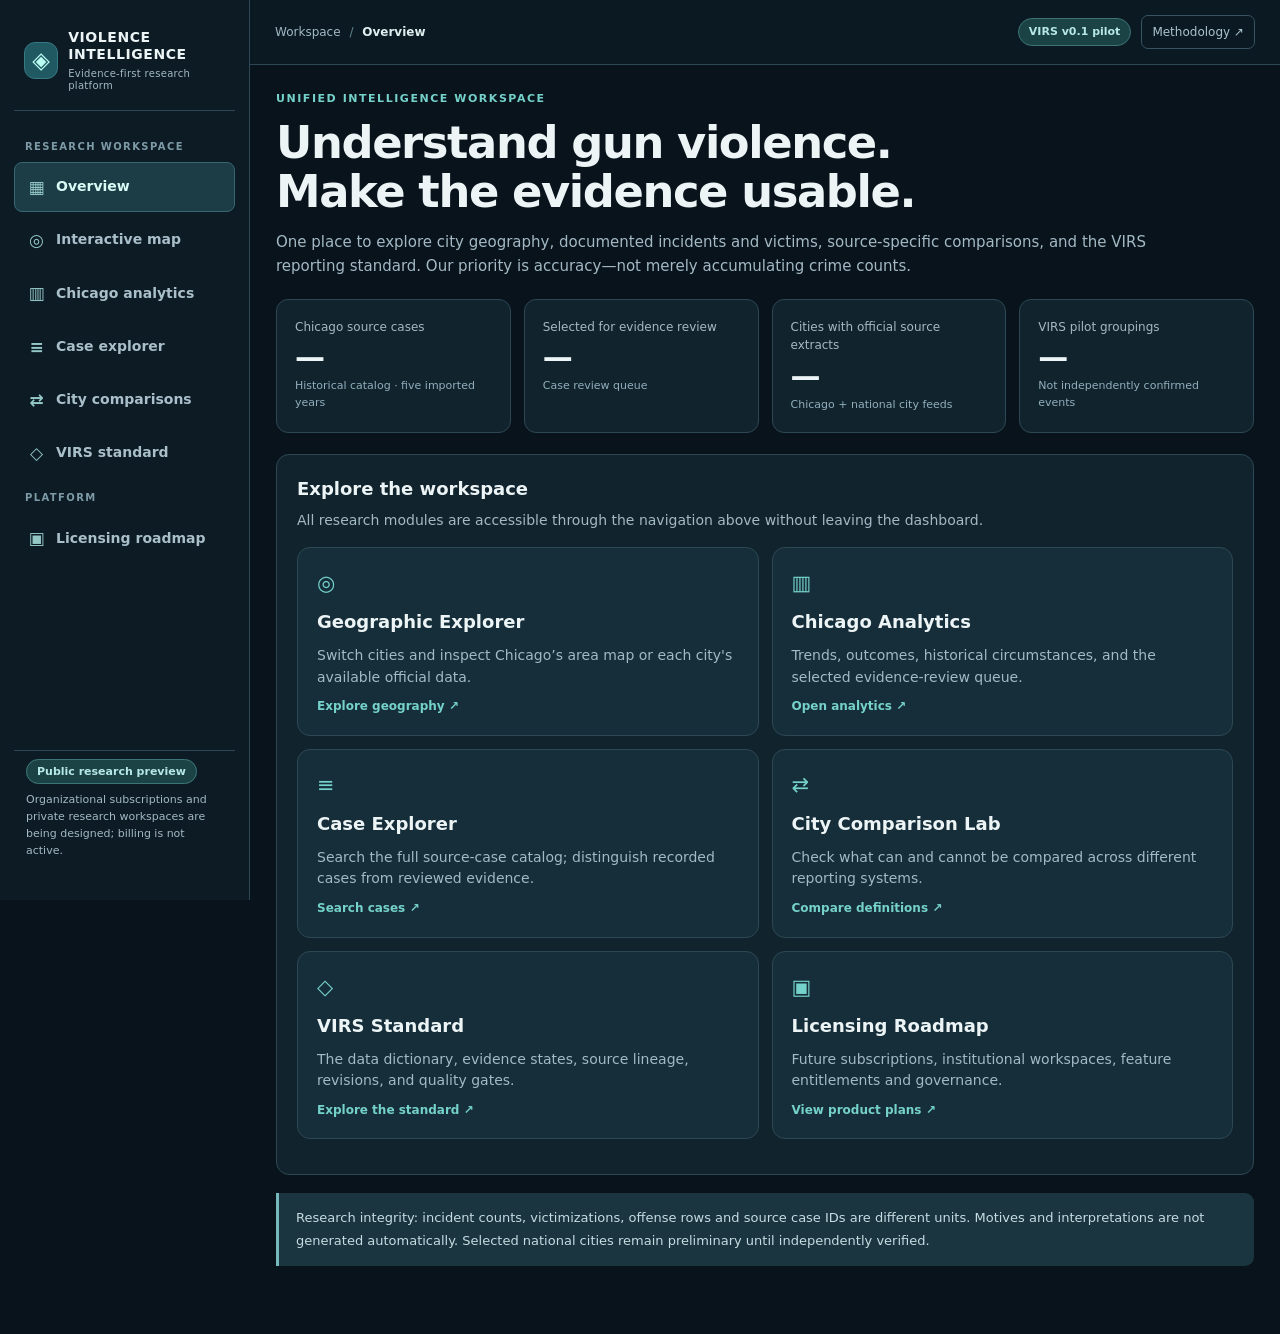
<file: unified-recovery/index.html>
<!doctype html><html lang="en"><head><meta charset="utf-8"><meta name="viewport" content="width=device-width,initial-scale=1"><title>Violence Intelligence | Research Platform</title><meta name="description" content="Source-transparent gun-violence research platform. Explore national city data, Chicago cases, VIRS evidence standards, and the route to licensed research workspaces."><style>
:root{color-scheme:dark;--bg:#08131c;--surface:#11242e;--panel:#172d39;--border:#2d4854;--line:#375460;--ink:#ecf4f5;--muted:#a3b9c4;--aqua:#75d2ca;--gold:#e6bf8a;--link:#a0e3dc}*{box-sizing:border-box}body{margin:0;background:var(--bg);color:var(--ink);font:14px/1.54 system-ui,-apple-system,Segoe UI,sans-serif}a{color:var(--link)}button{font:inherit;cursor:pointer}button:focus-visible,a:focus-visible{outline:2px solid var(--aqua);outline-offset:3px}#root{min-height:100vh;display:grid;grid-template-columns:250px minmax(0,1fr)}.sidebar{border-right:1px solid var(--border);background:#0c1b24;padding:22px 14px 16px;position:sticky;top:0;height:100vh;display:flex;flex-direction:column}.logo{display:flex;gap:10px;align-items:center;padding:7px 10px 18px;border-bottom:1px solid var(--border);margin-bottom:16px}.logo-icon{display:grid;place-items:center;width:37px;height:37px;background:#205962;border:1px solid #367983;border-radius:11px;color:#b8fcf2;font-size:23px}.brand{font-weight:850;letter-spacing:.04em;line-height:1.2}.brand small{display:block;font-size:10px;font-weight:500;letter-spacing:.03em;color:var(--muted);padding-top:5px}.navlabel{text-transform:uppercase;letter-spacing:.14em;font-size:10px;color:#7e9aa7;font-weight:800;margin:12px 11px 8px}.nav{display:flex;flex-direction:column;gap:3px}.navbutton{display:flex;align-items:center;gap:10px;background:transparent;color:#a9bfca;border:1px solid transparent;border-radius:8px;padding:11px 12px;text-align:left;width:100%;font-weight:550}.navbutton:hover{background:#1a333e;color:#fff}.navbutton.active{background:#1c3d46;color:#d8fcf5;border-color:#386774}.navico{width:19px;text-align:center;font-size:17px;color:#94c8c7}.sidebar-bottom{margin-top:auto;padding:13px 12px;border-top:1px solid var(--border);font-size:11px;color:var(--muted)}.pill{border-radius:100px;background:#1b4245;border:1px solid #3d7477;color:#b6e8e5;padding:5px 10px;font-size:11px;font-weight:700}.main{min-width:0}.topbar{min-height:65px;border-bottom:1px solid var(--border);padding:14px 25px;display:flex;align-items:center;justify-content:space-between;gap:14px;background:#0a1922}.breadcrumb{font-size:12px;color:var(--muted)}.topright{display:flex;gap:10px;align-items:center;flex-wrap:wrap}.topright a{font-size:12px;color:#a9c4cd;text-decoration:none;border:1px solid var(--line);padding:7px 10px;border-radius:7px}.topright a:hover{color:#fff;background:#203a45}.content{max-width:1440px;margin:auto;padding:26px 26px 50px}.eyebrow{color:var(--aqua);text-transform:uppercase;letter-spacing:.14em;font-size:11px;font-weight:800}.hero h1{font-size:clamp(29px,3.5vw,46px);letter-spacing:-1.4px;line-height:1.1;margin:10px 0}.hero p{max-width:880px;color:var(--muted);font-size:15px}.stats{display:grid;grid-template-columns:repeat(4,minmax(0,1fr));gap:13px;margin:21px 0}.stat{border:1px solid var(--border);background:var(--surface);border-radius:12px;padding:18px}.stat .value{font-size:30px;letter-spacing:-.8px;font-weight:800;line-height:1.4}.stat .label{color:var(--muted);font-size:12px}.stat .note{font-size:11px;color:#91aebc}.panel{background:var(--surface);border:1px solid var(--border);border-radius:13px;padding:20px}.panel h2{font-size:18px;margin:0 0 8px}.panel p{color:var(--muted);margin:5px 0 14px}.cards{display:grid;grid-template-columns:repeat(2,minmax(0,1fr));gap:13px;margin:15px 0}.card{background:#162e3a;border:1px solid var(--border);border-radius:13px;padding:19px;cursor:pointer;text-align:left;color:inherit;transition:background .1s,border-color .1s;min-height:165px;display:flex;flex-direction:column;gap:9px}.card:hover{background:#1e3b47;border-color:#4d8690}.card .name{font-size:18px;font-weight:750}.card .desc{color:var(--muted);line-height:1.55}.card .foot{margin-top:auto;color:var(--aqua);font-size:12px;font-weight:750}.card .symbol{color:var(--aqua);font-size:21px}.notice{border-left:3px solid #76b9bc;padding:14px 17px;background:#1a3440;color:#c5dce1;border-radius:0 9px 9px 0;font-size:13px;line-height:1.7;margin:18px 0}.subhead{display:flex;justify-content:space-between;align-items:flex-start;gap:14px;flex-wrap:wrap;margin-bottom:15px}.subhead h1{font-size:28px;letter-spacing:-.8px;margin:0 0 4px}.subhead p{color:var(--muted);margin:0}.embed-wrap{border:1px solid var(--border);border-radius:13px;overflow:hidden;background:#0b1721}.embedded{display:block;width:100%;height:calc(100vh - 190px);min-height:720px;border:0;background:#0b1721}.linkbtn{font-size:12px;text-decoration:none;color:#c2d6db;border:1px solid var(--line);border-radius:8px;padding:8px 11px}.linkbtn:hover{background:#254653}.hidden{display:none!important}.license-grid{display:grid;grid-template-columns:repeat(3,minmax(0,1fr));gap:13px;margin:18px 0}.tier{padding:22px;border-radius:13px;border:1px solid var(--border);background:#132a35}.tier h2{font-size:20px;margin:9px 0 7px}.tier p{color:var(--muted)}.feature{padding:11px 0;border-bottom:1px solid #2d4652;font-size:13px;color:#d1dee3}.future{display:inline-block;font-size:11px;border:1px solid #826c55;color:#edc696;border-radius:5px;padding:4px 7px}.steps{display:grid;grid-template-columns:repeat(2,1fr);gap:12px}.step{border:1px solid var(--border);border-radius:10px;background:#162d38;padding:15px}.step strong{display:block;margin-bottom:5px}.step p{font-size:12px;color:var(--muted);margin:0}.footer{font-size:11px;color:#8da9b4;margin-top:30px;line-height:1.6}#menu{display:none}.skeleton{height:20px;width:75px;background:#26424d;border-radius:6px}@media(max-width:1080px){#root{grid-template-columns:220px minmax(0,1fr)}.stats{grid-template-columns:repeat(2,minmax(0,1fr))}.license-grid{grid-template-columns:1fr}.content{padding:22px}}@media(max-width:720px){#root{display:block}.sidebar{position:static;height:auto;padding:12px 14px;border-right:0;border-bottom:1px solid var(--border)}.logo{padding:2px 8px 12px;margin-bottom:0;border:0}.navlabel,.sidebar-bottom{display:none}.nav{display:flex;flex-direction:row;gap:6px;overflow:auto;padding:4px 0}.navbutton{white-space:nowrap;width:auto;min-width:max-content;padding:9px}.topbar{padding:11px 14px;min-height:50px}.content{padding:18px 13px}.cards,.steps{grid-template-columns:1fr}.embedded{height:80vh;min-height:600px}.topright a{display:none}}@media(max-width:410px){.stats{grid-template-columns:1fr 1fr}.stat{padding:13px}.stat .value{font-size:24px}.card{min-height:135px}}
</style></head><body><div id="root"><aside class="sidebar"><div class="logo"><div class="logo-icon">◈</div><div class="brand">VIOLENCE<br>INTELLIGENCE<small>Evidence-first research platform</small></div></div><div class="navlabel">Research workspace</div><nav class="nav" aria-label="Main navigation">
<button class="navbutton active" data-view="overview"><span class="navico">▦</span>Overview</button>
<button class="navbutton" data-view="map"><span class="navico">◎</span>Interactive map</button>
<button class="navbutton" data-view="analytics"><span class="navico">▥</span>Chicago analytics</button>
<button class="navbutton" data-view="cases"><span class="navico">≡</span>Case explorer</button>
<button class="navbutton" data-view="comparisons"><span class="navico">⇄</span>City comparisons</button>
<button class="navbutton" data-view="standard"><span class="navico">◇</span>VIRS standard</button>
</nav><div class="navlabel">Platform</div><nav class="nav" aria-label="Platform navigation">
<button class="navbutton" data-view="licensing"><span class="navico">▣</span>Licensing roadmap</button></nav>
<div class="sidebar-bottom"><div><span class="pill">Public research preview</span></div><p>Organizational subscriptions and private research workspaces are being designed; billing is not active.</p></div></aside>
<section class="main"><div class="topbar"><div class="breadcrumb">Workspace <span style="color:#61868f;padding:0 5px">/</span> <strong id="crumb" style="color:#dfefef">Overview</strong></div><div class="topright"><span class="pill">VIRS v0.1 pilot</span><a href="/standard.html" target="_blank" rel="noopener">Methodology ↗</a></div></div>
<div class="content">
<section id="overview" class="workspace-view"><div class="hero"><div class="eyebrow">Unified intelligence workspace</div><h1>Understand gun violence.<br>Make the evidence usable.</h1><p>One place to explore city geography, documented incidents and victims, source-specific comparisons, and the VIRS reporting standard. Our priority is accuracy—not merely accumulating crime counts.</p></div>
<div class="stats"><div class="stat"><div class="label">Chicago source cases</div><div class="value" id="stat-cases">—</div><div class="note">Historical catalog · five imported years</div></div><div class="stat"><div class="label">Selected for evidence review</div><div class="value" id="stat-queue">—</div><div class="note">Case review queue</div></div><div class="stat"><div class="label">Cities with official source extracts</div><div class="value" id="stat-cities">—</div><div class="note">Chicago + national city feeds</div></div><div class="stat"><div class="label">VIRS pilot groupings</div><div class="value" id="stat-virs">—</div><div class="note">Not independently confirmed events</div></div></div>
<div class="panel"><h2>Explore the workspace</h2><p>All research modules are accessible through the navigation above without leaving the dashboard.</p>
<div class="cards">
<button class="card" data-open="map"><span class="symbol">◎</span><span class="name">Geographic Explorer</span><span class="desc">Switch cities and inspect Chicago’s area map or each city's available official data.</span><span class="foot">Explore geography ↗</span></button>
<button class="card" data-open="analytics"><span class="symbol">▥</span><span class="name">Chicago Analytics</span><span class="desc">Trends, outcomes, historical circumstances, and the selected evidence-review queue.</span><span class="foot">Open analytics ↗</span></button>
<button class="card" data-open="cases"><span class="symbol">≡</span><span class="name">Case Explorer</span><span class="desc">Search the full source-case catalog; distinguish recorded cases from reviewed evidence.</span><span class="foot">Search cases ↗</span></button>
<button class="card" data-open="comparisons"><span class="symbol">⇄</span><span class="name">City Comparison Lab</span><span class="desc">Check what can and cannot be compared across different reporting systems.</span><span class="foot">Compare definitions ↗</span></button>
<button class="card" data-open="standard"><span class="symbol">◇</span><span class="name">VIRS Standard</span><span class="desc">The data dictionary, evidence states, source lineage, revisions, and quality gates.</span><span class="foot">Explore the standard ↗</span></button>
<button class="card" data-open="licensing"><span class="symbol">▣</span><span class="name">Licensing Roadmap</span><span class="desc">Future subscriptions, institutional workspaces, feature entitlements and governance.</span><span class="foot">View product plans ↗</span></button></div></div>
<div class="notice">Research integrity: incident counts, victimizations, offense rows and source case IDs are different units. Motives and interpretations are not generated automatically. Selected national cities remain preliminary until independently verified.</div>
</section>
<section id="module" class="workspace-view hidden"><div class="subhead"><div><div class="eyebrow" id="moduleEyebrow">Research module</div><h1 id="moduleName">Interactive map</h1><p id="moduleDesc">Explore data.</p></div><a id="standalone" class="linkbtn" href="/map.html" target="_blank" rel="noopener">Open full page ↗</a></div><div class="embed-wrap"><iframe class="embedded" id="frame" title="Violence Intelligence research module" loading="eager" referrerpolicy="strict-origin-when-cross-origin" src="about:blank"></iframe></div><p class="footer">Integrated workspace view. Each research module uses its existing source-linked APIs and remains independently available for direct links. Authentication and paid access are not yet enabled.</p></section>
<section id="licensing" class="workspace-view hidden"><div class="eyebrow">Commercial product development</div><h1 style="font-size:32px;margin:10px 0">Build an institutional research product.</h1><p style="max-width:830px;color:var(--muted)">The subscription framework is being designed for research teams, universities, public agencies, and organizations. These are proposed product packages, not active paid plans.</p><div class="notice">Status: organizational membership and license data structures are installed, but plans are disabled. No checkout, subscriptions, payment collection, or licensed customer access is live.</div>
<div class="license-grid"><div class="tier"><span class="pill">Public access</span><h2>Explorer</h2><p>Accessible research and public transparency.</p><div class="feature">Aggregate city and Chicago data</div><div class="feature">Interactive geography</div><div class="feature">Public VIRS data dictionary</div><div class="feature">No private review access</div></div>
<div class="tier"><span class="future">PROPOSED</span><h2>Research Workspace</h2><p>For small research groups and specialized organizations.</p><div class="feature">Organization account and member roles</div><div class="feature">Private case research and evidence tasks</div><div class="feature">Source-linked interpretation workflow</div><div class="feature">Governed analysis and export permissions</div></div>
<div class="tier"><span class="future">PROPOSED</span><h2>Institutional License</h2><p>For universities, public agencies, and multi-team institutions.</p><div class="feature">Team seats and organization controls</div><div class="feature">Governed data access and audit history</div><div class="feature">Institutional reporting workflows</div><div class="feature">Custom onboarding and license terms</div></div></div>
<div class="panel"><h2>What must be built before selling licenses</h2><div class="steps">
<div class="step"><strong>1 · Accounts and sign-in</strong><p>Secure user authentication, invitations, tenant membership, and recovery flows.</p></div>
<div class="step"><strong>2 · Enforce subscriptions server-side</strong><p>Signed payment webhooks, entitlement checks, trial expiration, renewals, failed payments, and seat limits.</p></div>
<div class="step"><strong>3 · Protect research workspaces</strong><p>End-to-end organization isolation, row-level security policies, review permissions and audit logs.</p></div>
<div class="step"><strong>4 · Commercial readiness</strong><p>Evaluate source-data licensing terms, accuracy disclaimers, privacy and retention practices, pricing, support, accessibility and billing operations.</p></div></div></div>
<div class="notice">Suggested business model: open public evidence and methodology, paid governed team workflows, and institution-specific service agreements. Pricing is intentionally not set before customer interviews and data rights review.</div></section>
</div></section></div><script>
const routes={map:{title:"Interactive city map",subtitle:"Switch between cities and examine available geographic and source-coded crime data.",eyebrow:"Geographic intelligence",src:"/map.html"},analytics:{title:"Chicago analytics & case review",subtitle:"Historical shooting victimizations, circumstance benchmarks and the 500-case research queue.",eyebrow:"Chicago research",src:"/dashboard.html"},cases:{title:"Chicago case explorer",subtitle:"All imported source case identifiers with search, filters and official source links.",eyebrow:"Case research",src:"/catalog.html"},comparisons:{title:"City measurement lab",subtitle:"Compare definitions, evidence requirements, and within-city monthly patterns.",eyebrow:"Comparative research",src:"/compare.html"},standard:{title:"VIRS v0.1 reporting standard",subtitle:"A transparent reporting specification separating facts, circumstance evidence and research interpretations.",eyebrow:"Open methodology",src:"/standard.html"}};
const $=s=>document.getElementById(s),fmt=n=>Number(n||0).toLocaleString("en-US"),titles={overview:"Overview",map:"Interactive map",analytics:"Chicago analytics",cases:"Case explorer",comparisons:"City comparisons",standard:"VIRS standard",licensing:"Licensing roadmap"};
let loaded=null;
function activate(name,push=true){if(!(name in titles))name="overview";document.querySelectorAll(".navbutton").forEach(el=>{const a=el.dataset.view===name;el.classList.toggle("active",a);el.setAttribute("aria-current",a?"page":"false")});$("crumb").textContent=titles[name];$("overview").classList.toggle("hidden",name!=="overview");$("module").classList.toggle("hidden",!routes[name]);$("licensing").classList.toggle("hidden",name!=="licensing");if(routes[name]){const r=routes[name];$("moduleEyebrow").textContent=r.eyebrow;$("moduleName").textContent=r.title;$("moduleDesc").textContent=r.subtitle;$("standalone").href=r.src;if(loaded!==r.src){$("frame").src=r.src;loaded=r.src}}if(push&&location.hash.slice(1)!==name)history.replaceState(null,"","#"+name);if(window.innerWidth<720)window.scrollTo({top:0,behavior:"instant"})}
document.querySelectorAll("[data-view]").forEach(el=>el.addEventListener("click",()=>activate(el.dataset.view)));document.querySelectorAll("[data-open]").forEach(el=>el.addEventListener("click",()=>activate(el.dataset.open)));window.addEventListener("hashchange",()=>activate(location.hash.slice(1),false));activate(location.hash.slice(1),false);
async function stats(){const base="https://oqhupkfbelmrubctknzj.supabase.co/functions/v1/";const jobs=[["public-research-readiness",x=>{$("stat-cases").textContent=fmt(x.catalog_cases);$("stat-queue").textContent=fmt(x.selected_cases)}],["public-national-incidents?view=summary",x=>{$("stat-cities").textContent=fmt((x.cities?.length||0)+1)}],["public-virs-specification",x=>{$("stat-virs").textContent=fmt(x.provisional_chicago_groups)}]];await Promise.all(jobs.map(async([endpoint,fn])=>{try{const r=await fetch(base+endpoint);if(r.ok)fn(await r.json())}catch(e){}}))}
stats();
</script></body></html>
</file>
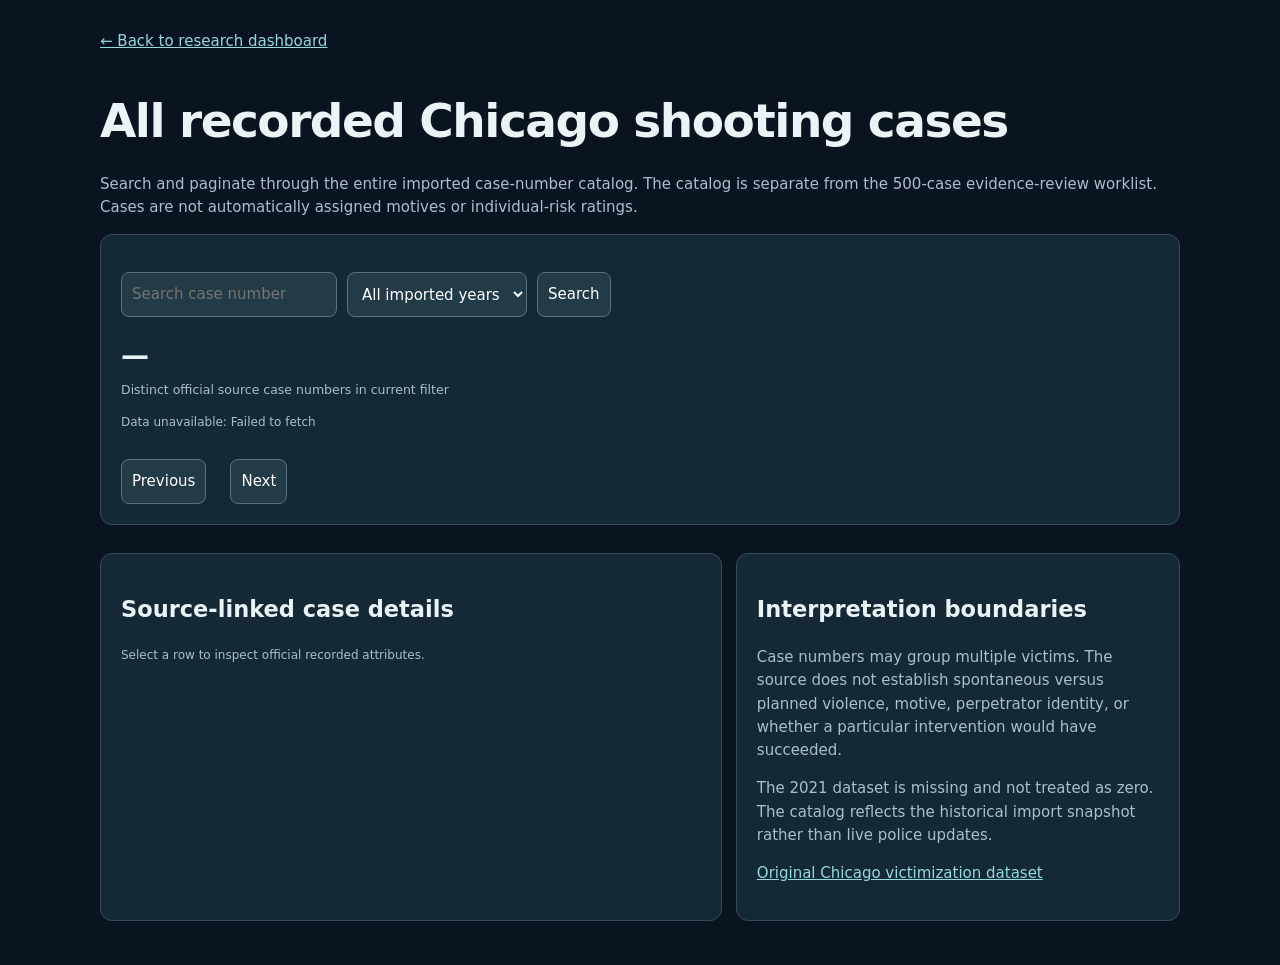
<file: catalog.html>
<!doctype html><html lang="en"><head><meta charset="utf-8"><meta name="viewport" content="width=device-width,initial-scale=1"><title>Violence Intelligence | All Chicago Cases</title><style>:root{color-scheme:dark}body{margin:0;background:#0a1420;color:#eaf3f6;font:15px/1.55 system-ui}main{max-width:1080px;margin:auto;padding:30px}h1{font-size:clamp(30px,4vw,47px);letter-spacing:-1.5px;margin-bottom:10px}p,small{color:#a9bfcd}a{color:#94d9db}.panel{background:#152835;border:1px solid #344c59;padding:20px;border-radius:12px;margin:14px 0}.controls{display:flex;gap:10px;flex-wrap:wrap;margin:17px 0}input,select,button{background:#233a47;border:1px solid #5b7180;border-radius:8px;padding:10px;color:#fff;font:inherit}button{cursor:pointer}button:hover{background:#315c64}table{width:100%;border-collapse:collapse;font-size:13px}td,th{padding:11px;text-align:left;border-bottom:1px solid #334c59}th{color:#a8c0cc}tr[data-index]{cursor:pointer}tr[data-index]:hover{background:#25404a}.wrap{overflow:auto}.badge{padding:3px 7px;border:1px solid #5b7180;border-radius:6px;font-size:12px}.pager{display:flex;align-items:center;gap:12px;margin-top:15px}.sub{font-size:12px;color:#a9bfcd}.nums{font-size:28px;font-weight:800}.row{display:grid;grid-template-columns:1.4fr 1fr;gap:14px}@media(max-width:720px){.row{grid-template-columns:1fr}main{padding:15px}} </style></head><body><main><a href="/">← Back to research dashboard</a><h1>All recorded Chicago shooting cases</h1><p>Search and paginate through the entire imported case-number catalog. The catalog is separate from the 500-case evidence-review worklist. Cases are not automatically assigned motives or individual-risk ratings.</p><div class="panel"><div class="controls"><input id="search" placeholder="Search case number" aria-label="Search case number"><select id="year" aria-label="Year"><option value="">All imported years</option><option>2025</option><option>2024</option><option>2023</option><option>2022</option><option>2020</option></select><button id="apply">Search</button></div><div class="nums" id="total">—</div><small>Distinct official source case numbers in current filter</small><p id="status" class="sub">Loading records…</p><div class="wrap" id="table"></div><div class="pager"><button id="prev">Previous</button><span id="page"></span><button id="next">Next</button></div></div><div class="row"><div class="panel"><h2>Source-linked case details</h2><div id="details" class="sub">Select a row to inspect official recorded attributes.</div></div><div class="panel"><h2>Interpretation boundaries</h2><p>Case numbers may group multiple victims. The source does not establish spontaneous versus planned violence, motive, perpetrator identity, or whether a particular intervention would have succeeded.</p><p>The 2021 dataset is missing and not treated as zero. The catalog reflects the historical import snapshot rather than live police updates.</p><p><a target="_blank" rel="noopener" href="https://data.cityofchicago.org/resource/gumc-mgzr">Original Chicago victimization dataset</a></p></div></div></main><script>
const base="https://oqhupkfbelmrubctknzj.supabase.co/functions/v1/public-expansion";let page=1,rows=[];const $=s=>document.getElementById(s),esc=s=>String(s??"Unknown").replace(/[&<>"']/g,c=>({"&":"&amp;","<":"&lt;",">":"&gt;",'"':"&quot;","'":"&#39;"}[c])),fmt=n=>Number(n||0).toLocaleString("en-US");
async function load(){const q=new URLSearchParams({view:"catalog",page:String(page),size:"25"});if($("year").value)q.set("year",$("year").value);if($("search").value.trim())q.set("q",$("search").value.trim());$("status").textContent="Reading the source catalog…";try{const r=await fetch(base+"?"+q.toString());if(!r.ok)throw Error("API "+r.status);const d=await r.json();rows=d.results||[];$("total").textContent=fmt(d.total);$("status").textContent=rows.length+" results on this page; none assigned a motive";$("page").textContent="Page "+page+" of "+Math.max(1,Math.ceil(d.total/25));$("prev").disabled=page<=1;$("next").disabled=page>=Math.ceil(d.total/25);$("table").innerHTML='<table><thead><tr><th>Case</th><th>Date</th><th>Victims</th><th>Fatal</th><th>Review selection</th></tr></thead><tbody>'+rows.map((x,i)=>'<tr data-index="'+i+'"><td>'+esc(x.case_number)+'</td><td>'+esc(String(x.last_occurred_at).slice(0,10))+'</td><td>'+fmt(x.gunshot_victimizations)+'</td><td>'+fmt(x.fatal_victimizations)+'</td><td><span class="badge">'+(x.selected_for_review?"Selected":"Not selected")+'</span></td></tr>').join("")+'</tbody></table>';document.querySelectorAll("[data-index]").forEach(tr=>tr.addEventListener("click",()=>{const x=rows[Number(tr.dataset.index)];$("details").innerHTML='<p><b>Case:</b> '+esc(x.case_number)+'</p><p><b>Year:</b> '+esc(x.source_year)+'</p><p><b>Community area:</b> '+esc(x.community_area)+'</p><p><b>Setting:</b> '+esc(x.location_type)+'</p><p><b>Gunshot victims:</b> '+fmt(x.gunshot_victimizations)+'</p><p><b>Fatal victims:</b> '+fmt(x.fatal_victimizations)+'</p><p><b>Research:</b> '+(x.selected_for_review?"Selected for review":"Not selected")+'; motive unknown</p><a target="_blank" rel="noopener" href="https://data.cityofchicago.org/resource/gumc-mgzr.json?case_number='+encodeURIComponent(x.case_number)+'">Open original records</a>'}))}catch(e){$("status").textContent="Data unavailable: "+e.message}}
$("apply").onclick=()=>{page=1;load()};$("prev").onclick=()=>{page=Math.max(1,page-1);load()};$("next").onclick=()=>{page++;load()};$("year").onchange=()=>{page=1;load()};$("search").onkeydown=e=>{if(e.key==="Enter"){page=1;load()}};load();
</script></body></html>
</file>
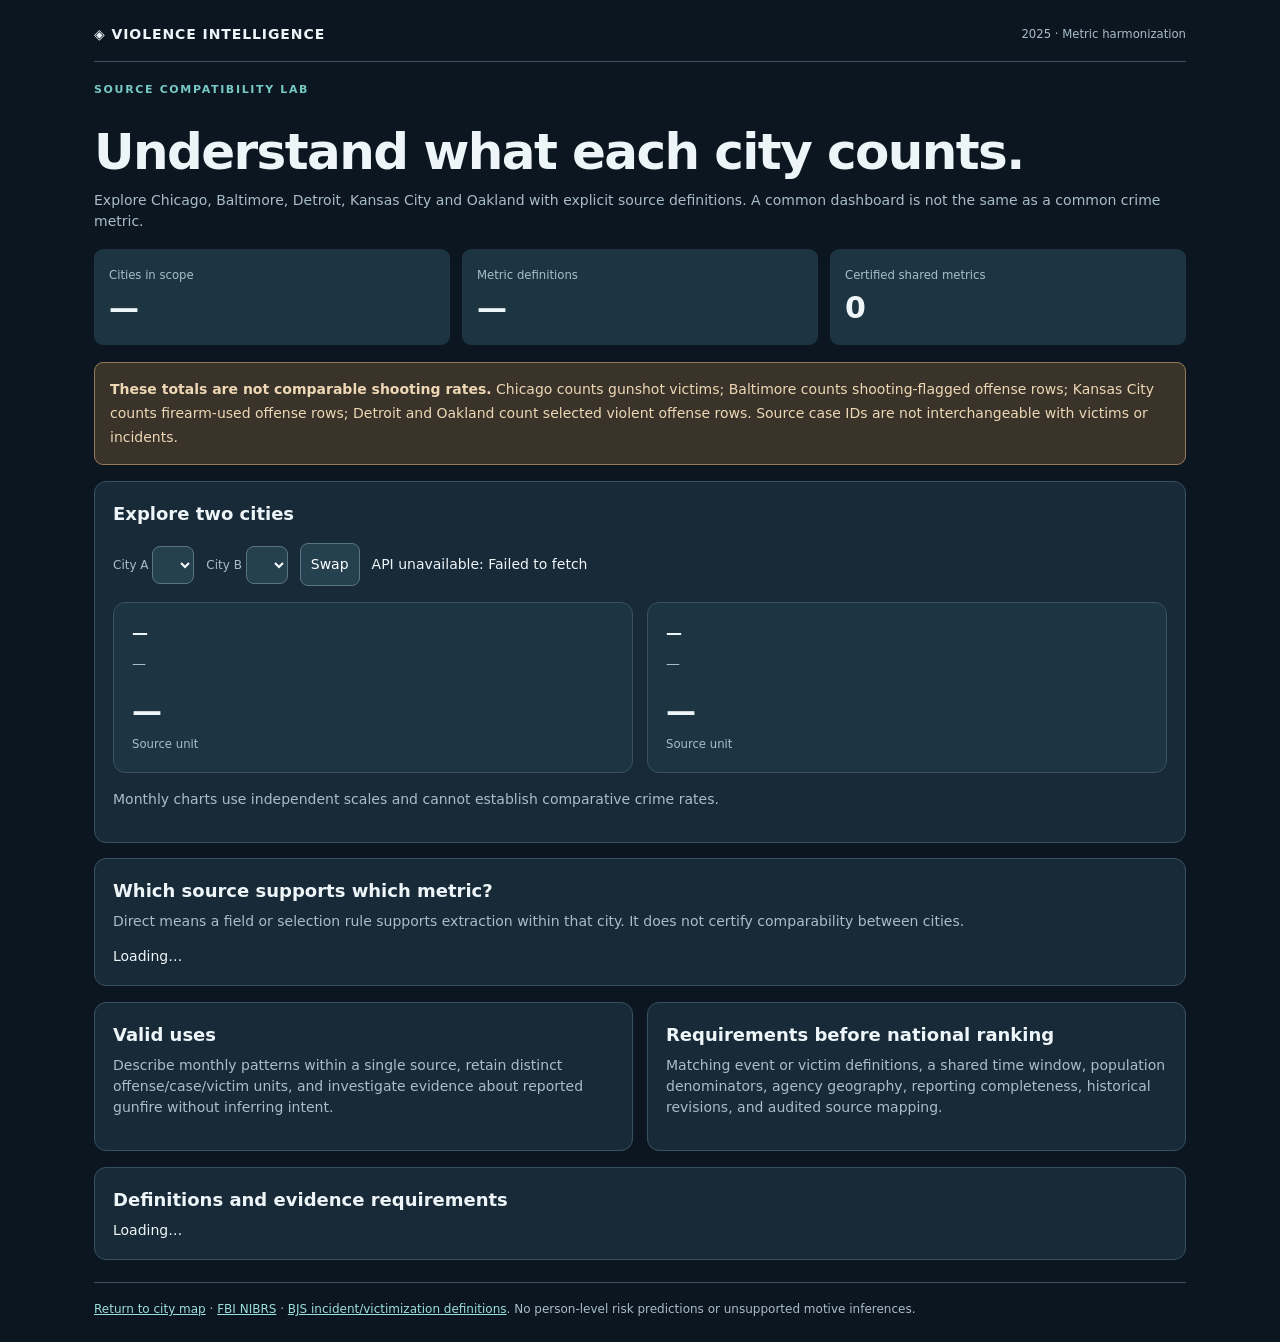
<file: compare.html>
<!doctype html><html lang="en"><head><meta charset="utf-8"><meta name="viewport" content="width=device-width,initial-scale=1"><title>Violence Intelligence | Measurement Lab</title><style>
:root{color-scheme:dark;--bg:#0b1620;--p:#182a37;--line:#385160;--ink:#edf5f8;--dim:#a9bdc9;--teal:#76c9c5}*{box-sizing:border-box}body{margin:0;background:var(--bg);color:var(--ink);font:14px/1.5 system-ui,-apple-system,Segoe UI,sans-serif}main{max-width:1140px;margin:auto;padding:24px}header{border-bottom:1px solid var(--line);padding-bottom:16px;display:flex;justify-content:space-between;align-items:center}.brand{font-weight:850;letter-spacing:.065em}h1{font-size:clamp(32px,4.2vw,50px);line-height:1.13;letter-spacing:-1.6px;margin:25px 0 10px}h2{font-size:18px;margin:0 0 7px}h3{font-size:16px;margin:0 0 8px}p,small{color:var(--dim)}p{margin:7px 0 14px}.panel{padding:18px;background:var(--p);border:1px solid var(--line);border-radius:12px}.grid{display:grid;grid-template-columns:1fr 1fr;gap:14px;margin:16px 0}.stats{display:grid;grid-template-columns:repeat(3,1fr);gap:12px;margin:17px 0}.stat{background:#1d3542;padding:15px;border-radius:9px}.stat strong{font-size:30px;display:block}.notice{padding:15px;border:1px solid #977b57;background:#393329;border-radius:9px;color:#eed7b5;margin:16px 0;line-height:1.7}.controls{display:flex;gap:12px;align-items:center;flex-wrap:wrap;margin:16px 0}label{color:var(--dim);font-size:12px}select,button{background:#254150;border:1px solid #597482;color:#fff;padding:10px;border-radius:8px;font:inherit}button{cursor:pointer}.bar{display:flex;gap:8px;align-items:center;margin:8px 0;font-size:12px}.bar .month{width:65px}.track{flex:1;background:#324b58;height:12px;border-radius:4px;overflow:hidden}.fill{height:100%;background:var(--teal);border-radius:4px}.bar .value{width:42px;text-align:right}.big{font-size:30px;font-weight:800}.eyebrow{font-size:11px;color:var(--teal);font-weight:800;letter-spacing:.15em}table{width:100%;border-collapse:collapse;font-size:12px}td,th{padding:11px 9px;border-bottom:1px solid var(--line);text-align:left;vertical-align:top}th{color:#bcd1d9}.scroll{overflow:auto}.pill{border:1px solid #627b86;border-radius:5px;padding:3px 6px;font-size:11px}a{color:#9cdddd}footer{border-top:1px solid var(--line);padding-top:17px;margin-top:22px;font-size:12px;color:var(--dim)}@media(max-width:770px){.grid{grid-template-columns:1fr}.stats{grid-template-columns:repeat(2,1fr)}}@media(max-width:480px){main{padding:13px}.panel{padding:13px}}
</style></head><body><main><header><div class="brand">◈ VIOLENCE INTELLIGENCE</div><small>2025 · Metric harmonization</small></header><div class="eyebrow" style="margin-top:20px">SOURCE COMPATIBILITY LAB</div><h1>Understand what each city counts.</h1><p>Explore Chicago, Baltimore, Detroit, Kansas City and Oakland with explicit source definitions. A common dashboard is not the same as a common crime metric.</p><div class="stats"><div class="stat"><small>Cities in scope</small><strong id="ncity">—</strong></div><div class="stat"><small>Metric definitions</small><strong id="nmetric">—</strong></div><div class="stat"><small>Certified shared metrics</small><strong id="nshared">0</strong></div></div><div class="notice"><strong>These totals are not comparable shooting rates.</strong> Chicago counts gunshot victims; Baltimore counts shooting-flagged offense rows; Kansas City counts firearm-used offense rows; Detroit and Oakland count selected violent offense rows. Source case IDs are not interchangeable with victims or incidents.</div>
<section class="panel"><h2>Explore two cities</h2><div class="controls"><label>City A <select id="cityA"></select></label><label>City B <select id="cityB"></select></label><button id="swap">Swap</button><span id="status"><small>Loading verified source aggregates…</small></span></div><div class="grid"><article class="panel" style="background:#1d3542"><h3 id="nameA">—</h3><p id="descA">—</p><div class="big" id="countA">—</div><small id="scopeA">Source unit</small><div id="chartA"></div></article><article class="panel" style="background:#1d3542"><h3 id="nameB">—</h3><p id="descB">—</p><div class="big" id="countB">—</div><small id="scopeB">Source unit</small><div id="chartB"></div></article></div><p id="warning">Monthly charts use independent scales and cannot establish comparative crime rates.</p></section><section class="panel" style="margin-top:15px"><h2>Which source supports which metric?</h2><p>Direct means a field or selection rule supports extraction within that city. It does not certify comparability between cities.</p><div id="matrix" class="scroll">Loading…</div></section><div class="grid"><section class="panel"><h2>Valid uses</h2><p>Describe monthly patterns within a single source, retain distinct offense/case/victim units, and investigate evidence about reported gunfire without inferring intent.</p></section><section class="panel"><h2>Requirements before national ranking</h2><p>Matching event or victim definitions, a shared time window, population denominators, agency geography, reporting completeness, historical revisions, and audited source mapping.</p></section></div><section class="panel"><h2>Definitions and evidence requirements</h2><div id="glossary" class="scroll">Loading…</div></section><footer><a href="/">Return to city map</a> · <a href="https://www.fbi.gov/how-we-can-help-you/more-fbi-services-and-information/ucr/nibrs" target="_blank" rel="noopener">FBI NIBRS</a> · <a href="https://bjs.ojp.gov/learcat-methodology" target="_blank" rel="noopener">BJS incident/victimization definitions</a>. No person-level risk predictions or unsupported motive inferences.</footer></main><script>
const url='https://oqhupkfbelmrubctknzj.supabase.co/functions/v1/public-metric-comparability',$=id=>document.getElementById(id),fmt=x=>Number(x||0).toLocaleString('en-US'),esc=s=>String(s??'Unknown').replace(/[&<>"']/g,c=>({'&':'&amp;','<':'&lt;','>':'&gt;','"':'&quot;',"'":'&#39;'}[c]));let d=null;
function bars(id,rows){const max=Math.max(1,...rows.map(r=>r.source_rows));$(id).innerHTML=rows.map(r=>'<div class="bar"><span class="month">'+esc(r.period.slice(-2))+'</span><div class="track"><div class="fill" style="width:'+(100*r.source_rows/max)+'%"></div></div><b class="value">'+fmt(r.source_rows)+'</b></div>').join('')+'<small>Jan–Dec 2025 · separate scale</small>'}
function city(x,name){const c=d.cities.find(r=>r.city_name===name),m=d.metric_definitions.find(r=>r.metric_key===c.primary_metric);$('name'+x).textContent=c.city_name+', '+c.state_code;$('desc'+x).textContent=m?.definition||'';$('count'+x).textContent=fmt(c.source_rows);$('scope'+x).textContent=m?.display_name||'';bars('chart'+x,d.monthly.filter(r=>r.city_name===name).sort((a,b)=>a.period.localeCompare(b.period)))}
function draw(){if(!d)return;const a=$('cityA').value,b=$('cityB').value;city('A',a);city('B',b);const x=d.cities.find(r=>r.city_name===a).primary_metric,y=d.cities.find(r=>r.city_name===b).primary_metric;$('warning').textContent=x===y?'These cities have the same broad metric label, but different source selection rules. A shared label does not yet establish a comparable rate.':'These cities measure different things ('+x+' versus '+y+'). Neither the totals nor the heights of the independently scaled charts should be treated as a ranking.'}
function tables(){let names=d.cities.map(x=>x.city_name);$('matrix').innerHTML='<table><thead><tr><th>Metric</th>'+names.map(n=>'<th>'+esc(n)+'</th>').join('')+'</tr></thead><tbody>'+d.metric_definitions.map(m=>'<tr><td>'+esc(m.display_name)+'</td>'+names.map(n=>'<td>'+(d.mappings.some(x=>x.city_name===n&&x.metric_key===m.metric_key)?'<span class="pill">Direct</span>':'<small>Not established</small>')+'</td>').join('')+'</tr>').join('')+'</tbody></table>';$('glossary').innerHTML='<table><thead><tr><th>Metric</th><th>Unit</th><th>Evidence required</th></tr></thead><tbody>'+d.metric_definitions.map(m=>'<tr><td>'+esc(m.display_name)+'</td><td>'+esc(m.record_grain)+'</td><td>'+esc(m.required_evidence)+'</td></tr>').join('')+'</tbody></table>'}
async function load(){try{const r=await fetch(url);if(!r.ok)throw Error('HTTP '+r.status);d=await r.json();if(!Array.isArray(d.cities))throw Error('Invalid');$('ncity').textContent=d.cities.length;$('nmetric').textContent=d.metric_definitions.length;$('nshared').textContent=d.nationwide_comparable_metrics.length;for(const id of ['cityA','cityB']){for(const c of d.cities){const o=document.createElement('option');o.value=c.city_name;o.textContent=c.city_name+', '+c.state_code;$(id).appendChild(o)}}$('cityA').value='Chicago';$('cityB').value='Baltimore';$('status').textContent='Live source data · 2025';tables();draw()}catch(e){$('status').textContent='API unavailable: '+e.message}}
$('cityA').onchange=draw;$('cityB').onchange=draw;$('swap').onclick=()=>{let x=$('cityA').value;$('cityA').value=$('cityB').value;$('cityB').value=x;draw()};load();
</script></body></html>
</file>
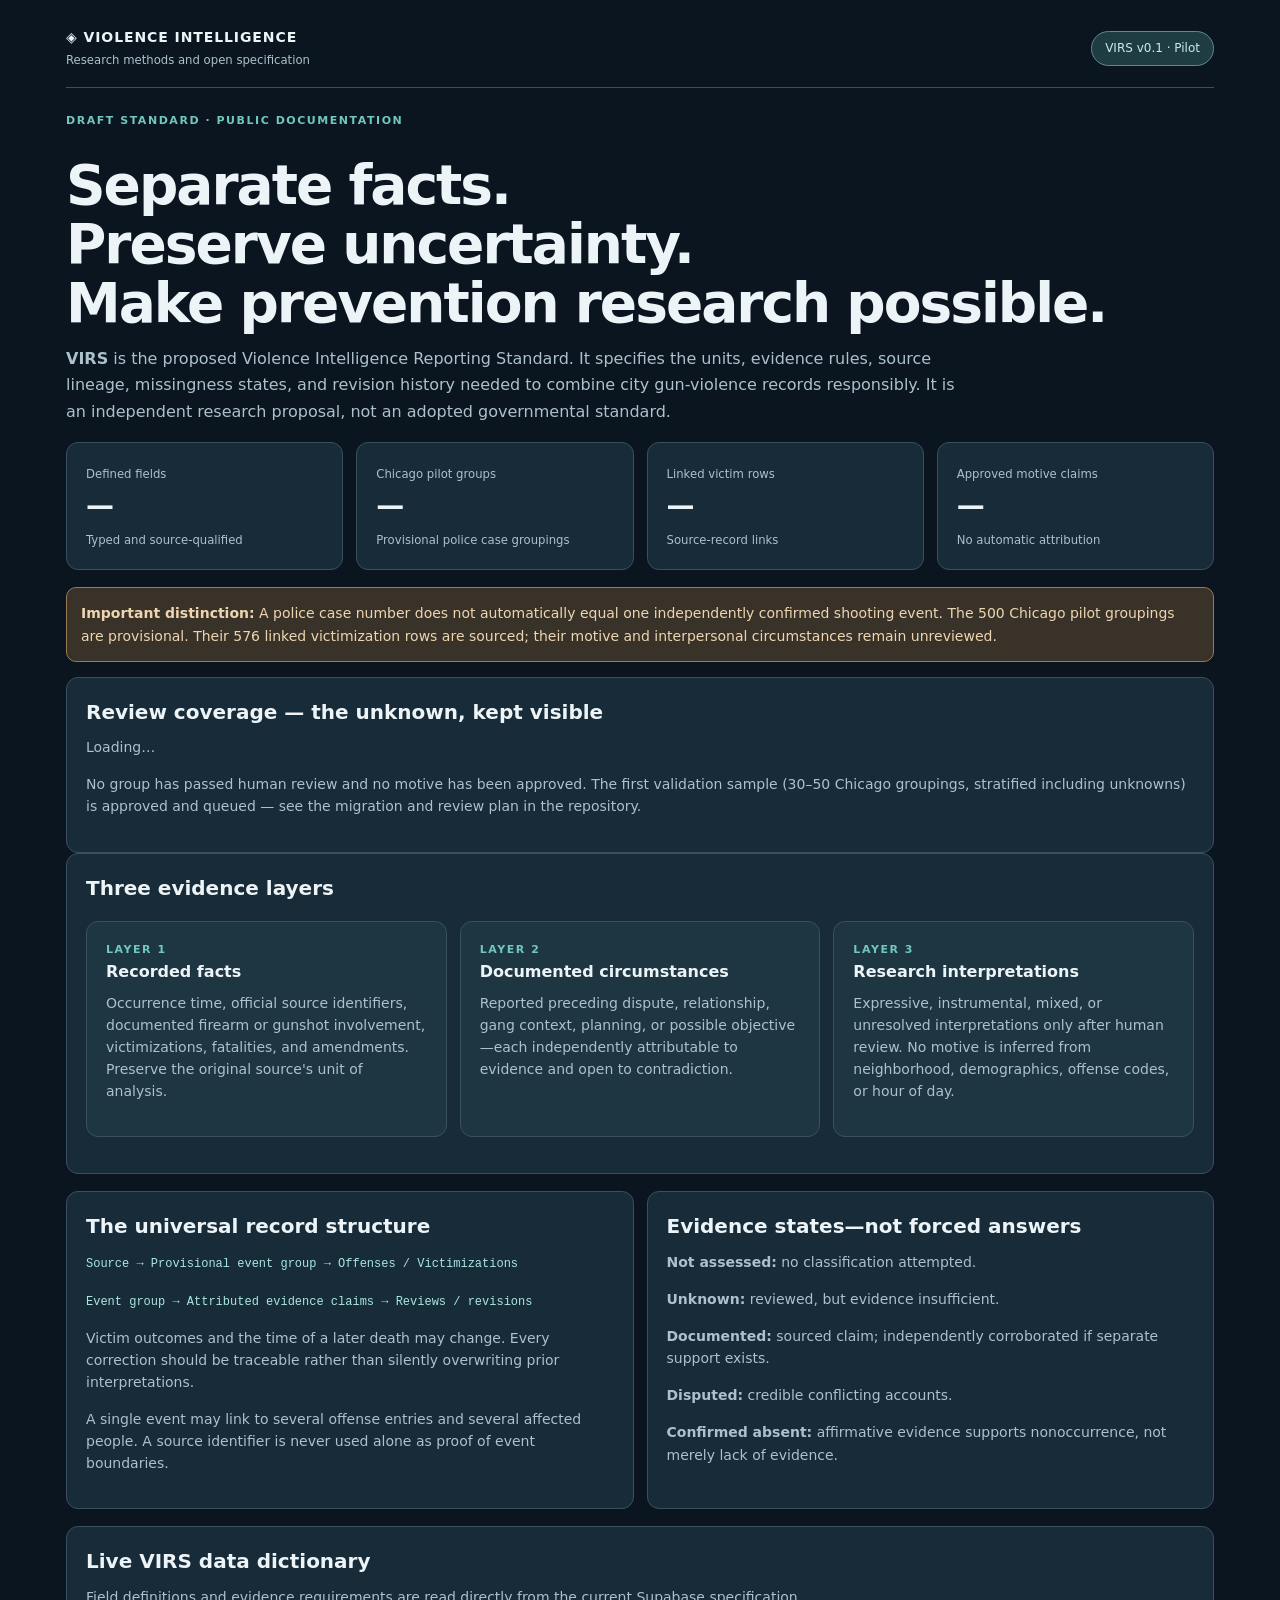
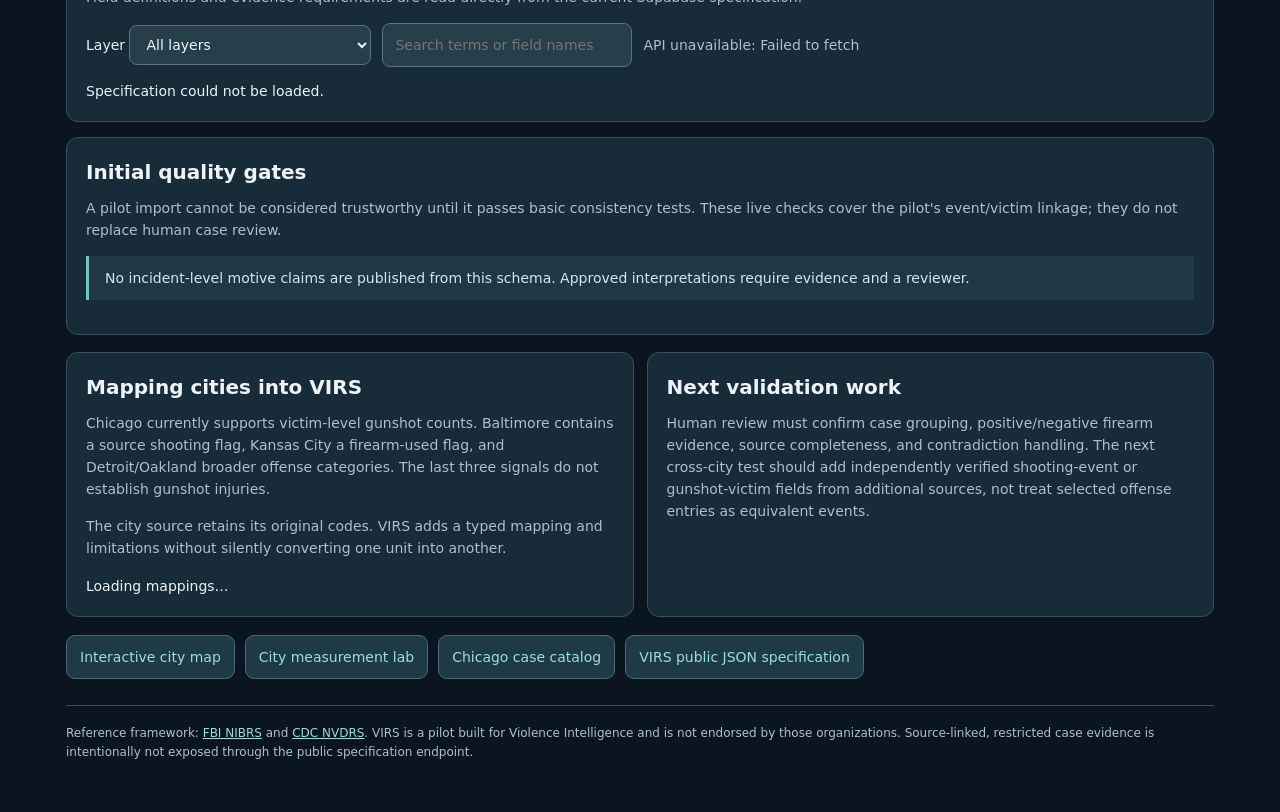
<file: standard.html>
<!doctype html><html lang="en"><head><meta charset="utf-8"><meta name="viewport" content="width=device-width,initial-scale=1"><title>VIRS v0.1 | Violence Intelligence Reporting Standard</title><style>
:root{color-scheme:dark;--bg:#0b1520;--panel:#172b38;--line:#39515e;--ink:#edf4f7;--dim:#acc1cb;--mint:#72c7bd}*{box-sizing:border-box}body{margin:0;background:var(--bg);color:var(--ink);font:14px/1.58 system-ui,-apple-system,Segoe UI,sans-serif}main{max-width:1200px;margin:auto;padding:26px}header{display:flex;justify-content:space-between;align-items:center;gap:10px;border-bottom:1px solid var(--line);padding-bottom:17px}.brand{font-weight:850;letter-spacing:.065em}.tag{border-radius:30px;border:1px solid #5b8b8b;background:#1f3c43;padding:7px 13px;color:#c8ece8;font-size:12px}.eyebrow{color:var(--mint);font-size:11px;letter-spacing:.14em;font-weight:800}h1{font-size:clamp(33px,4.5vw,55px);letter-spacing:-2px;line-height:1.08;margin:26px 0 12px}h2{font-size:20px;margin:0 0 7px}h3{font-size:16px;margin:0 0 7px}p,small{color:var(--dim)}p{margin:8px 0 15px}.intro{font-size:16px;line-height:1.65;max-width:890px}.panel,.stat{background:var(--panel);border:1px solid var(--line);border-radius:12px;padding:19px}.stats,.layers,.duo{display:grid;gap:13px;margin:17px 0}.stats{grid-template-columns:repeat(4,minmax(0,1fr))}.layers{grid-template-columns:repeat(3,minmax(0,1fr))}.duo{grid-template-columns:1fr 1fr}.stat strong{font-size:28px;display:block;letter-spacing:-.6px}.code{font-family:ui-monospace,SFMono-Regular,Consolas,monospace;font-size:12px;color:#a9e7df}.rule{border-left:3px solid var(--mint);padding:11px 16px;background:#203846;color:#d5e6eb;margin:15px 0}.warning{border:1px solid #987a55;background:#393228;padding:14px;border-radius:10px;color:#eed5b1;margin:15px 0}.controls{display:flex;gap:11px;align-items:center;flex-wrap:wrap;margin:13px 0}input,select{background:#263f4a;border:1px solid #577584;color:#f0f7fa;padding:10px 12px;border-radius:8px;font:inherit}input{min-width:250px}table{border-collapse:collapse;width:100%;font-size:13px}td,th{padding:12px 9px;border-bottom:1px solid var(--line);text-align:left;vertical-align:top}th{font-weight:700;color:#c0d4dd}.scroll{overflow:auto}.muted{color:var(--dim)}.state{display:inline-block;border:1px solid #57717e;color:#c9dbe4;border-radius:6px;padding:3px 6px;font-size:11px}.links{display:flex;gap:10px;flex-wrap:wrap;margin:18px 0}.links a{border:1px solid #4b6876;background:#1f3a47;padding:10px 13px;border-radius:9px;text-decoration:none}a{color:#9cdddd}footer{margin:26px 0;border-top:1px solid var(--line);padding-top:18px;font-size:12px;color:var(--dim)}@media(max-width:880px){.stats{grid-template-columns:repeat(2,1fr)}.layers,.duo{grid-template-columns:1fr}}@media(max-width:520px){main{padding:14px}.panel,.stat{padding:13px}input{min-width:100%}table{font-size:12px}}
</style></head><body><main><header><div><div class="brand">◈ VIOLENCE INTELLIGENCE</div><small>Research methods and open specification</small></div><div class="tag">VIRS v0.1 · Pilot</div></header><div class="eyebrow" style="margin-top:24px">DRAFT STANDARD · PUBLIC DOCUMENTATION</div><h1>Separate facts.<br>Preserve uncertainty.<br>Make prevention research possible.</h1><p class="intro"><strong>VIRS</strong> is the proposed Violence Intelligence Reporting Standard. It specifies the units, evidence rules, source lineage, missingness states, and revision history needed to combine city gun-violence records responsibly. It is an independent research proposal, not an adopted governmental standard.</p>
<div class="stats"><div class="stat"><small>Defined fields</small><strong id="nfields">—</strong><small>Typed and source-qualified</small></div><div class="stat"><small>Chicago pilot groups</small><strong id="ngroups">—</strong><small>Provisional police case groupings</small></div><div class="stat"><small>Linked victim rows</small><strong id="nvictims">—</strong><small>Source-record links</small></div><div class="stat"><small>Approved motive claims</small><strong id="nmotives">—</strong><small>No automatic attribution</small></div></div>
<div class="warning"><strong>Important distinction:</strong> A police case number does not automatically equal one independently confirmed shooting event. The 500 Chicago pilot groupings are provisional. Their 576 linked victimization rows are sourced; their motive and interpersonal circumstances remain unreviewed.</div>
<section class="panel"><h2>Review coverage — the unknown, kept visible</h2><p id="coverage">Loading…</p><p class="muted">No group has passed human review and no motive has been approved. The first validation sample (30–50 Chicago groupings, stratified including unknowns) is approved and queued — see the migration and review plan in the repository.</p></section>
<section class="panel"><h2>Three evidence layers</h2><div class="layers"><div class="panel" style="background:#1e3642"><div class="eyebrow">LAYER 1</div><h3>Recorded facts</h3><p>Occurrence time, official source identifiers, documented firearm or gunshot involvement, victimizations, fatalities, and amendments. Preserve the original source's unit of analysis.</p></div><div class="panel" style="background:#1e3642"><div class="eyebrow">LAYER 2</div><h3>Documented circumstances</h3><p>Reported preceding dispute, relationship, gang context, planning, or possible objective—each independently attributable to evidence and open to contradiction.</p></div><div class="panel" style="background:#1e3642"><div class="eyebrow">LAYER 3</div><h3>Research interpretations</h3><p>Expressive, instrumental, mixed, or unresolved interpretations only after human review. No motive is inferred from neighborhood, demographics, offense codes, or hour of day.</p></div></div></section>
<div class="duo"><section class="panel"><h2>The universal record structure</h2><p><span class="code">Source → Provisional event group → Offenses / Victimizations</span></p><p><span class="code">Event group → Attributed evidence claims → Reviews / revisions</span></p><p>Victim outcomes and the time of a later death may change. Every correction should be traceable rather than silently overwriting prior interpretations.</p><p>A single event may link to several offense entries and several affected people. A source identifier is never used alone as proof of event boundaries.</p></section><section class="panel"><h2>Evidence states—not forced answers</h2><p><strong>Not assessed:</strong> no classification attempted.</p><p><strong>Unknown:</strong> reviewed, but evidence insufficient.</p><p><strong>Documented:</strong> sourced claim; independently corroborated if separate support exists.</p><p><strong>Disputed:</strong> credible conflicting accounts.</p><p><strong>Confirmed absent:</strong> affirmative evidence supports nonoccurrence, not merely lack of evidence.</p></section></div>
<section class="panel"><h2>Live VIRS data dictionary</h2><p>Field definitions and evidence requirements are read directly from the current Supabase specification.</p><div class="controls"><label>Layer <select id="layer"><option value="all">All layers</option><option value="identifiers">Identifiers</option><option value="recorded_facts">Recorded facts</option><option value="documented_circumstances">Documented circumstances</option><option value="interpretation">Interpretations</option><option value="quality">Quality</option></select></label><input id="search" placeholder="Search terms or field names" aria-label="Search dictionary"><span class="muted" id="status">Loading…</span></div><div id="dictionary" class="scroll">Loading specification…</div></section>
<section class="panel" style="margin-top:15px"><h2>Initial quality gates</h2><p>A pilot import cannot be considered trustworthy until it passes basic consistency tests. These live checks cover the pilot's event/victim linkage; they do not replace human case review.</p><div id="checks"></div><div class="rule" id="boundary">No incident-level motive claims are published from this schema. Approved interpretations require evidence and a reviewer.</div></section>
<div class="duo"><section class="panel"><h2>Mapping cities into VIRS</h2><p>Chicago currently supports victim-level gunshot counts. Baltimore contains a source shooting flag, Kansas City a firearm-used flag, and Detroit/Oakland broader offense categories. The last three signals do not establish gunshot injuries.</p><p>The city source retains its original codes. VIRS adds a typed mapping and limitations without silently converting one unit into another.</p><div id="mappings" class="scroll">Loading mappings…</div></section><section class="panel"><h2>Next validation work</h2><p>Human review must confirm case grouping, positive/negative firearm evidence, source completeness, and contradiction handling. The next cross-city test should add independently verified shooting-event or gunshot-victim fields from additional sources, not treat selected offense entries as equivalent events.</p></section></div>
<div class="links"><a href="/">Interactive city map</a><a href="/compare.html">City measurement lab</a><a href="/catalog.html">Chicago case catalog</a><a href="https://oqhupkfbelmrubctknzj.supabase.co/functions/v1/public-virs-specification" target="_blank" rel="noopener">VIRS public JSON specification</a></div>
<footer>Reference framework: <a target="_blank" rel="noopener" href="https://www.fbi.gov/how-we-can-help-you/more-fbi-services-and-information/ucr/nibrs">FBI NIBRS</a> and <a target="_blank" rel="noopener" href="https://www.cdc.gov/nvdrs/">CDC NVDRS</a>. VIRS is a pilot built for Violence Intelligence and is not endorsed by those organizations. Source-linked, restricted case evidence is intentionally not exposed through the public specification endpoint.</footer></main><script>
const END='https://oqhupkfbelmrubctknzj.supabase.co/functions/v1/public-virs-specification',id=x=>document.getElementById(x),fmt=x=>Number(x||0).toLocaleString('en-US'),esc=s=>String(s??'').replace(/[&<>"']/g,c=>({'&':'&amp;','<':'&lt;','>':'&gt;','"':'&quot;',"'":'&#39;'}[c]));let data=null;
function render(){if(!data)return;const layer=id('layer').value,term=id('search').value.trim().toLowerCase();const rows=data.field_dictionary.filter(f=>(layer==='all'||f.layer===layer)&&(!term||[f.field_key,f.layer,f.definition,f.evidence_requirement].join(' ').toLowerCase().includes(term)));id('status').textContent=rows.length+' of '+data.field_dictionary.length+' fields';id('dictionary').innerHTML='<table><thead><tr><th>Field / layer</th><th>Definition</th><th>Evidence and missingness</th><th>Publication</th></tr></thead><tbody>'+rows.map(x=>'<tr><td><span class="code">'+esc(x.field_key)+'</span><div class="muted">'+esc(x.layer)+'</div></td><td>'+esc(x.definition)+'<div class="muted">'+esc(x.unit_of_analysis)+' · '+esc(x.data_type)+'</div></td><td>'+esc(x.evidence_requirement)+'<div class="muted">'+esc(x.missingness_rule)+'</div></td><td><span class="state">'+esc(x.publication_level)+'</span></td></tr>').join('')+'</tbody></table>'}
async function load(){try{const r=await fetch(END);if(!r.ok)throw Error('HTTP '+r.status);data=await r.json();if(!Array.isArray(data.field_dictionary)||!data.quality_checks)throw Error('Unexpected response');id('nfields').textContent=fmt(data.field_dictionary.length);id('ngroups').textContent=fmt(data.provisional_chicago_groups);id('nvictims').textContent=fmt(data.linked_victim_records);id('nmotives').textContent=fmt(data.approved_interpretations);id('coverage').textContent=fmt(data.provisional_chicago_groups)+' provisional groups · '+fmt(data.unresolved_groupings)+' unresolved · '+fmt(data.approved_interpretations)+' approved interpretations · '+fmt(data.total_evidence_assertions)+' evidence assertions.';id('mappings').innerHTML='<table><thead><tr><th>City</th><th>Metric</th><th>Mapping rule</th><th>Limitations</th><th>Approved for comparison</th></tr></thead><tbody>'+data.city_mappings.map(m=>'<tr><td>'+esc(m.city_name)+' ('+esc(m.state_code)+', '+esc(m.reporting_year)+')</td><td><span class="code">'+esc(m.metric_key)+'</span></td><td>'+esc(m.mapping_rule)+'</td><td>'+esc(m.limitations)+'</td><td>'+(m.approved_for_city_comparison?'Yes':'No')+'</td></tr>').join('')+'</tbody></table>';id('checks').innerHTML=Object.entries(data.quality_checks).map(([key,pass])=>'<p><strong>'+(pass?'✓ Pass':'⚠ Needs attention')+'</strong> · '+esc(key.replaceAll('_',' '))+'</p>').join('');render()}catch(e){id('status').textContent='API unavailable: '+e.message;id('dictionary').textContent='Specification could not be loaded.'}}
id('search').oninput=render;id('layer').onchange=render;load();
</script></body></html>
</file>
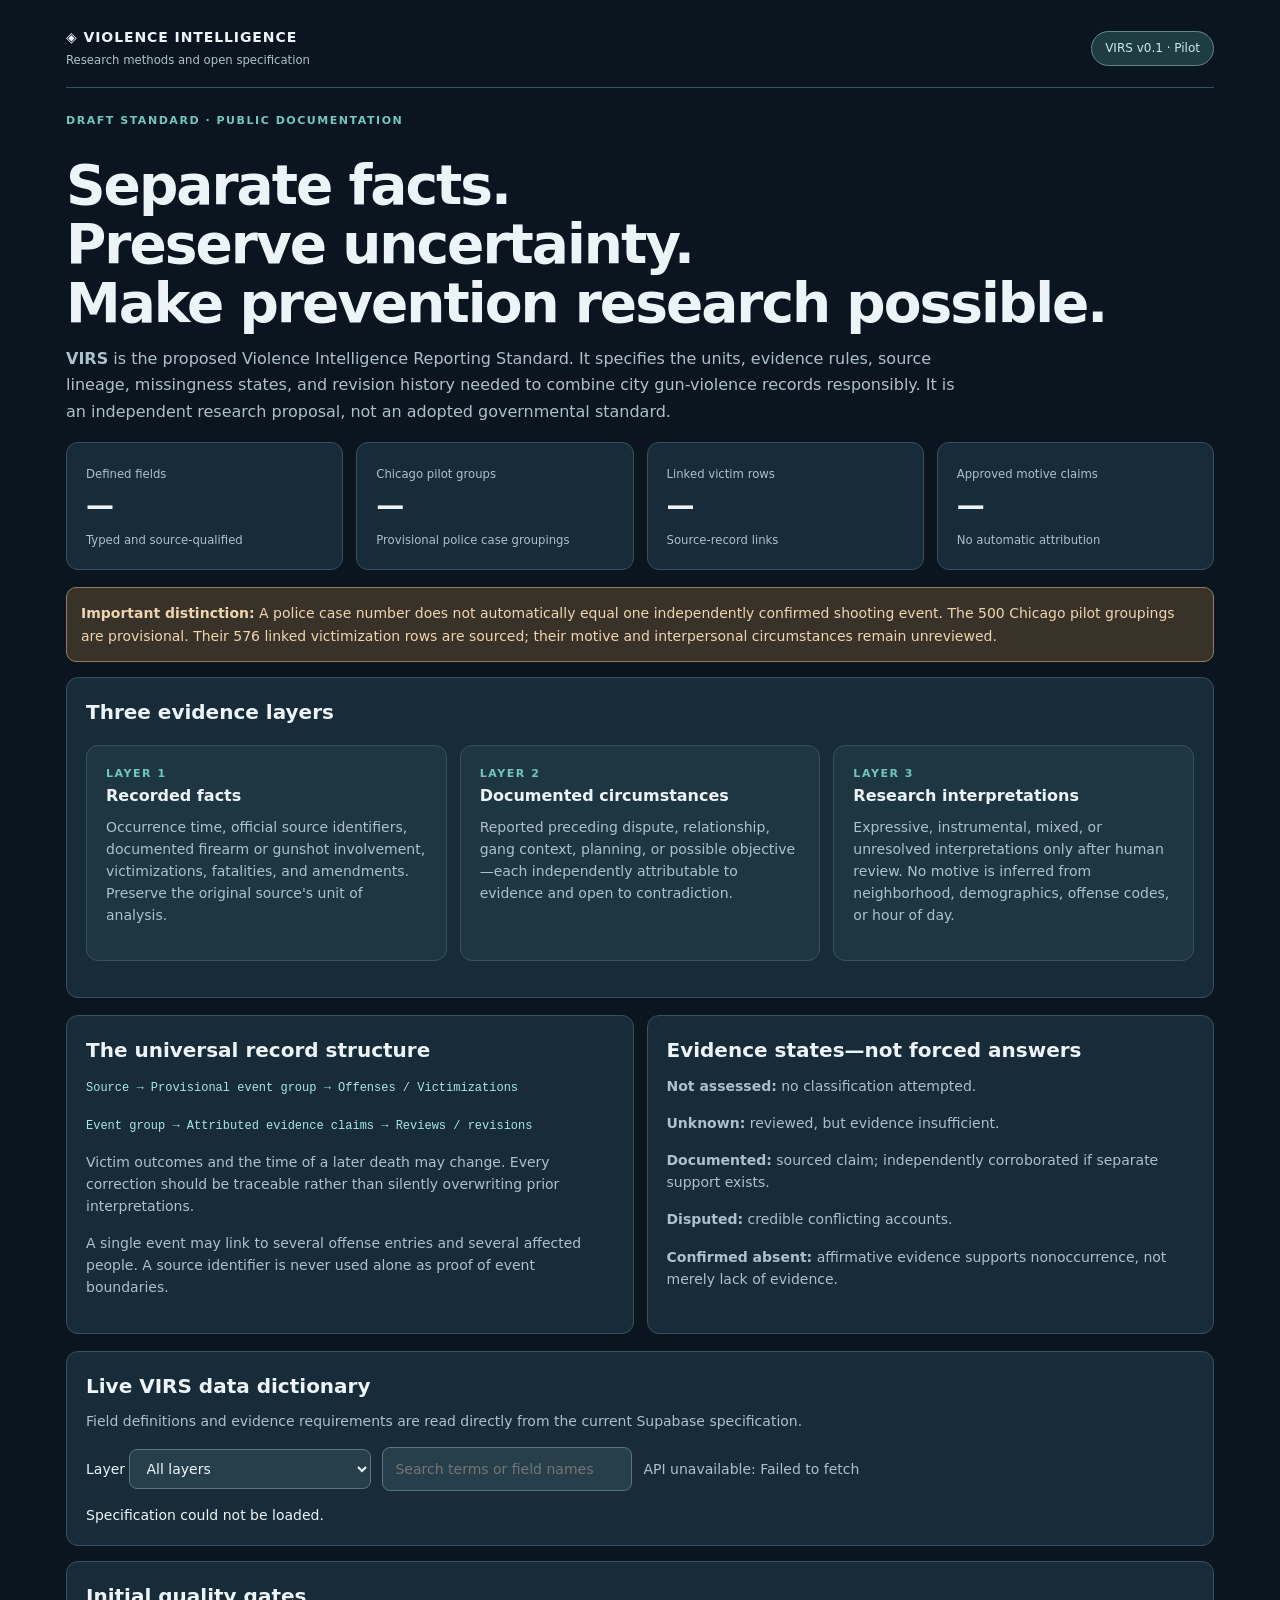
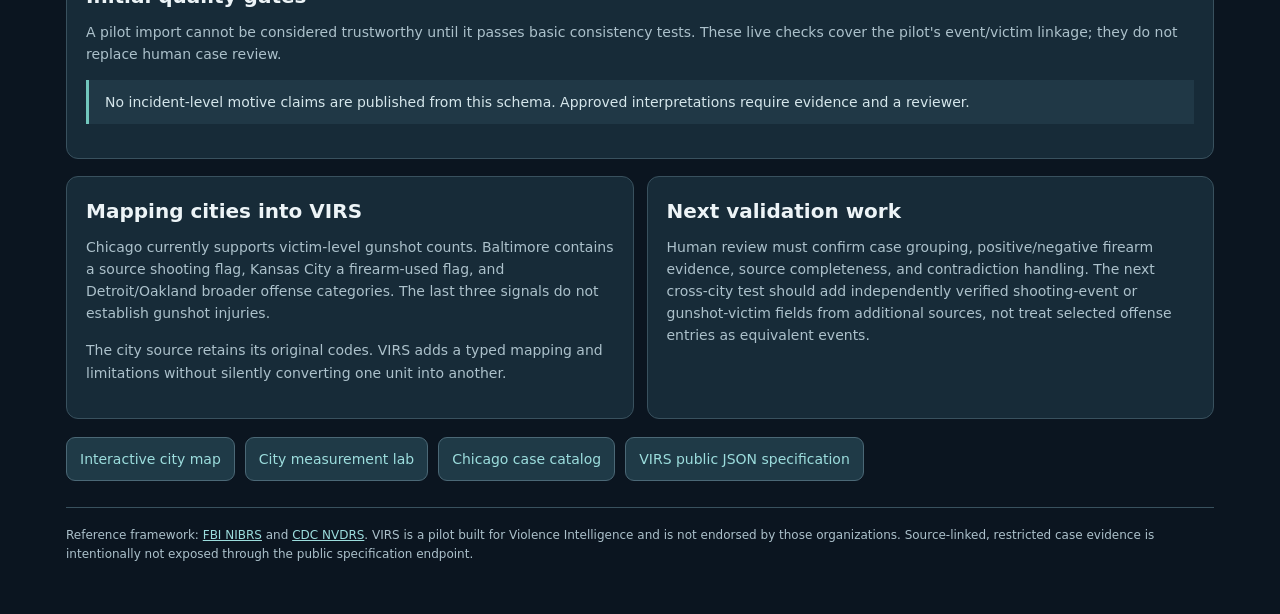
<file: unified-recovery/standard.html>
<!doctype html><html lang="en"><head><meta charset="utf-8"><meta name="viewport" content="width=device-width,initial-scale=1"><title>VIRS v0.1 | Violence Intelligence Reporting Standard</title><style>
:root{color-scheme:dark;--bg:#0b1520;--panel:#172b38;--line:#39515e;--ink:#edf4f7;--dim:#acc1cb;--mint:#72c7bd}*{box-sizing:border-box}body{margin:0;background:var(--bg);color:var(--ink);font:14px/1.58 system-ui,-apple-system,Segoe UI,sans-serif}main{max-width:1200px;margin:auto;padding:26px}header{display:flex;justify-content:space-between;align-items:center;gap:10px;border-bottom:1px solid var(--line);padding-bottom:17px}.brand{font-weight:850;letter-spacing:.065em}.tag{border-radius:30px;border:1px solid #5b8b8b;background:#1f3c43;padding:7px 13px;color:#c8ece8;font-size:12px}.eyebrow{color:var(--mint);font-size:11px;letter-spacing:.14em;font-weight:800}h1{font-size:clamp(33px,4.5vw,55px);letter-spacing:-2px;line-height:1.08;margin:26px 0 12px}h2{font-size:20px;margin:0 0 7px}h3{font-size:16px;margin:0 0 7px}p,small{color:var(--dim)}p{margin:8px 0 15px}.intro{font-size:16px;line-height:1.65;max-width:890px}.panel,.stat{background:var(--panel);border:1px solid var(--line);border-radius:12px;padding:19px}.stats,.layers,.duo{display:grid;gap:13px;margin:17px 0}.stats{grid-template-columns:repeat(4,minmax(0,1fr))}.layers{grid-template-columns:repeat(3,minmax(0,1fr))}.duo{grid-template-columns:1fr 1fr}.stat strong{font-size:28px;display:block;letter-spacing:-.6px}.code{font-family:ui-monospace,SFMono-Regular,Consolas,monospace;font-size:12px;color:#a9e7df}.rule{border-left:3px solid var(--mint);padding:11px 16px;background:#203846;color:#d5e6eb;margin:15px 0}.warning{border:1px solid #987a55;background:#393228;padding:14px;border-radius:10px;color:#eed5b1;margin:15px 0}.controls{display:flex;gap:11px;align-items:center;flex-wrap:wrap;margin:13px 0}input,select{background:#263f4a;border:1px solid #577584;color:#f0f7fa;padding:10px 12px;border-radius:8px;font:inherit}input{min-width:250px}table{border-collapse:collapse;width:100%;font-size:13px}td,th{padding:12px 9px;border-bottom:1px solid var(--line);text-align:left;vertical-align:top}th{font-weight:700;color:#c0d4dd}.scroll{overflow:auto}.muted{color:var(--dim)}.state{display:inline-block;border:1px solid #57717e;color:#c9dbe4;border-radius:6px;padding:3px 6px;font-size:11px}.links{display:flex;gap:10px;flex-wrap:wrap;margin:18px 0}.links a{border:1px solid #4b6876;background:#1f3a47;padding:10px 13px;border-radius:9px;text-decoration:none}a{color:#9cdddd}footer{margin:26px 0;border-top:1px solid var(--line);padding-top:18px;font-size:12px;color:var(--dim)}@media(max-width:880px){.stats{grid-template-columns:repeat(2,1fr)}.layers,.duo{grid-template-columns:1fr}}@media(max-width:520px){main{padding:14px}.panel,.stat{padding:13px}input{min-width:100%}table{font-size:12px}}
</style></head><body><main><header><div><div class="brand">◈ VIOLENCE INTELLIGENCE</div><small>Research methods and open specification</small></div><div class="tag">VIRS v0.1 · Pilot</div></header><div class="eyebrow" style="margin-top:24px">DRAFT STANDARD · PUBLIC DOCUMENTATION</div><h1>Separate facts.<br>Preserve uncertainty.<br>Make prevention research possible.</h1><p class="intro"><strong>VIRS</strong> is the proposed Violence Intelligence Reporting Standard. It specifies the units, evidence rules, source lineage, missingness states, and revision history needed to combine city gun-violence records responsibly. It is an independent research proposal, not an adopted governmental standard.</p>
<div class="stats"><div class="stat"><small>Defined fields</small><strong id="nfields">—</strong><small>Typed and source-qualified</small></div><div class="stat"><small>Chicago pilot groups</small><strong id="ngroups">—</strong><small>Provisional police case groupings</small></div><div class="stat"><small>Linked victim rows</small><strong id="nvictims">—</strong><small>Source-record links</small></div><div class="stat"><small>Approved motive claims</small><strong id="nmotives">—</strong><small>No automatic attribution</small></div></div>
<div class="warning"><strong>Important distinction:</strong> A police case number does not automatically equal one independently confirmed shooting event. The 500 Chicago pilot groupings are provisional. Their 576 linked victimization rows are sourced; their motive and interpersonal circumstances remain unreviewed.</div>
<section class="panel"><h2>Three evidence layers</h2><div class="layers"><div class="panel" style="background:#1e3642"><div class="eyebrow">LAYER 1</div><h3>Recorded facts</h3><p>Occurrence time, official source identifiers, documented firearm or gunshot involvement, victimizations, fatalities, and amendments. Preserve the original source's unit of analysis.</p></div><div class="panel" style="background:#1e3642"><div class="eyebrow">LAYER 2</div><h3>Documented circumstances</h3><p>Reported preceding dispute, relationship, gang context, planning, or possible objective—each independently attributable to evidence and open to contradiction.</p></div><div class="panel" style="background:#1e3642"><div class="eyebrow">LAYER 3</div><h3>Research interpretations</h3><p>Expressive, instrumental, mixed, or unresolved interpretations only after human review. No motive is inferred from neighborhood, demographics, offense codes, or hour of day.</p></div></div></section>
<div class="duo"><section class="panel"><h2>The universal record structure</h2><p><span class="code">Source → Provisional event group → Offenses / Victimizations</span></p><p><span class="code">Event group → Attributed evidence claims → Reviews / revisions</span></p><p>Victim outcomes and the time of a later death may change. Every correction should be traceable rather than silently overwriting prior interpretations.</p><p>A single event may link to several offense entries and several affected people. A source identifier is never used alone as proof of event boundaries.</p></section><section class="panel"><h2>Evidence states—not forced answers</h2><p><strong>Not assessed:</strong> no classification attempted.</p><p><strong>Unknown:</strong> reviewed, but evidence insufficient.</p><p><strong>Documented:</strong> sourced claim; independently corroborated if separate support exists.</p><p><strong>Disputed:</strong> credible conflicting accounts.</p><p><strong>Confirmed absent:</strong> affirmative evidence supports nonoccurrence, not merely lack of evidence.</p></section></div>
<section class="panel"><h2>Live VIRS data dictionary</h2><p>Field definitions and evidence requirements are read directly from the current Supabase specification.</p><div class="controls"><label>Layer <select id="layer"><option value="all">All layers</option><option value="identifiers">Identifiers</option><option value="recorded_facts">Recorded facts</option><option value="documented_circumstances">Documented circumstances</option><option value="interpretation">Interpretations</option><option value="quality">Quality</option></select></label><input id="search" placeholder="Search terms or field names" aria-label="Search dictionary"><span class="muted" id="status">Loading…</span></div><div id="dictionary" class="scroll">Loading specification…</div></section>
<section class="panel" style="margin-top:15px"><h2>Initial quality gates</h2><p>A pilot import cannot be considered trustworthy until it passes basic consistency tests. These live checks cover the pilot's event/victim linkage; they do not replace human case review.</p><div id="checks"></div><div class="rule" id="boundary">No incident-level motive claims are published from this schema. Approved interpretations require evidence and a reviewer.</div></section>
<div class="duo"><section class="panel"><h2>Mapping cities into VIRS</h2><p>Chicago currently supports victim-level gunshot counts. Baltimore contains a source shooting flag, Kansas City a firearm-used flag, and Detroit/Oakland broader offense categories. The last three signals do not establish gunshot injuries.</p><p>The city source retains its original codes. VIRS adds a typed mapping and limitations without silently converting one unit into another.</p></section><section class="panel"><h2>Next validation work</h2><p>Human review must confirm case grouping, positive/negative firearm evidence, source completeness, and contradiction handling. The next cross-city test should add independently verified shooting-event or gunshot-victim fields from additional sources, not treat selected offense entries as equivalent events.</p></section></div>
<div class="links"><a href="/">Interactive city map</a><a href="/compare.html">City measurement lab</a><a href="/catalog.html">Chicago case catalog</a><a href="https://oqhupkfbelmrubctknzj.supabase.co/functions/v1/public-virs-specification" target="_blank" rel="noopener">VIRS public JSON specification</a></div>
<footer>Reference framework: <a target="_blank" rel="noopener" href="https://www.fbi.gov/how-we-can-help-you/more-fbi-services-and-information/ucr/nibrs">FBI NIBRS</a> and <a target="_blank" rel="noopener" href="https://www.cdc.gov/nvdrs/">CDC NVDRS</a>. VIRS is a pilot built for Violence Intelligence and is not endorsed by those organizations. Source-linked, restricted case evidence is intentionally not exposed through the public specification endpoint.</footer></main><script>
const END='https://oqhupkfbelmrubctknzj.supabase.co/functions/v1/public-virs-specification',id=x=>document.getElementById(x),fmt=x=>Number(x||0).toLocaleString('en-US'),esc=s=>String(s??'').replace(/[&<>"']/g,c=>({'&':'&amp;','<':'&lt;','>':'&gt;','"':'&quot;',"'":'&#39;'}[c]));let data=null;
function render(){if(!data)return;const layer=id('layer').value,term=id('search').value.trim().toLowerCase();const rows=data.field_dictionary.filter(f=>(layer==='all'||f.layer===layer)&&(!term||[f.field_key,f.layer,f.definition,f.evidence_requirement].join(' ').toLowerCase().includes(term)));id('status').textContent=rows.length+' of '+data.field_dictionary.length+' fields';id('dictionary').innerHTML='<table><thead><tr><th>Field / layer</th><th>Definition</th><th>Evidence and missingness</th><th>Publication</th></tr></thead><tbody>'+rows.map(x=>'<tr><td><span class="code">'+esc(x.field_key)+'</span><div class="muted">'+esc(x.layer)+'</div></td><td>'+esc(x.definition)+'<div class="muted">'+esc(x.unit_of_analysis)+' · '+esc(x.data_type)+'</div></td><td>'+esc(x.evidence_requirement)+'<div class="muted">'+esc(x.missingness_rule)+'</div></td><td><span class="state">'+esc(x.publication_level)+'</span></td></tr>').join('')+'</tbody></table>'}
async function load(){try{const r=await fetch(END);if(!r.ok)throw Error('HTTP '+r.status);data=await r.json();if(!Array.isArray(data.field_dictionary)||!data.quality_checks)throw Error('Unexpected response');id('nfields').textContent=fmt(data.field_dictionary.length);id('ngroups').textContent=fmt(data.provisional_chicago_groups);id('nvictims').textContent=fmt(data.linked_victim_records);id('nmotives').textContent=fmt(data.approved_interpretations);id('checks').innerHTML=Object.entries(data.quality_checks).map(([key,pass])=>'<p><strong>'+(pass?'✓ Pass':'⚠ Needs attention')+'</strong> · '+esc(key.replaceAll('_',' '))+'</p>').join('');render()}catch(e){id('status').textContent='API unavailable: '+e.message;id('dictionary').textContent='Specification could not be loaded.'}}
id('search').oninput=render;id('layer').onchange=render;load();
</script></body></html>
</file>
